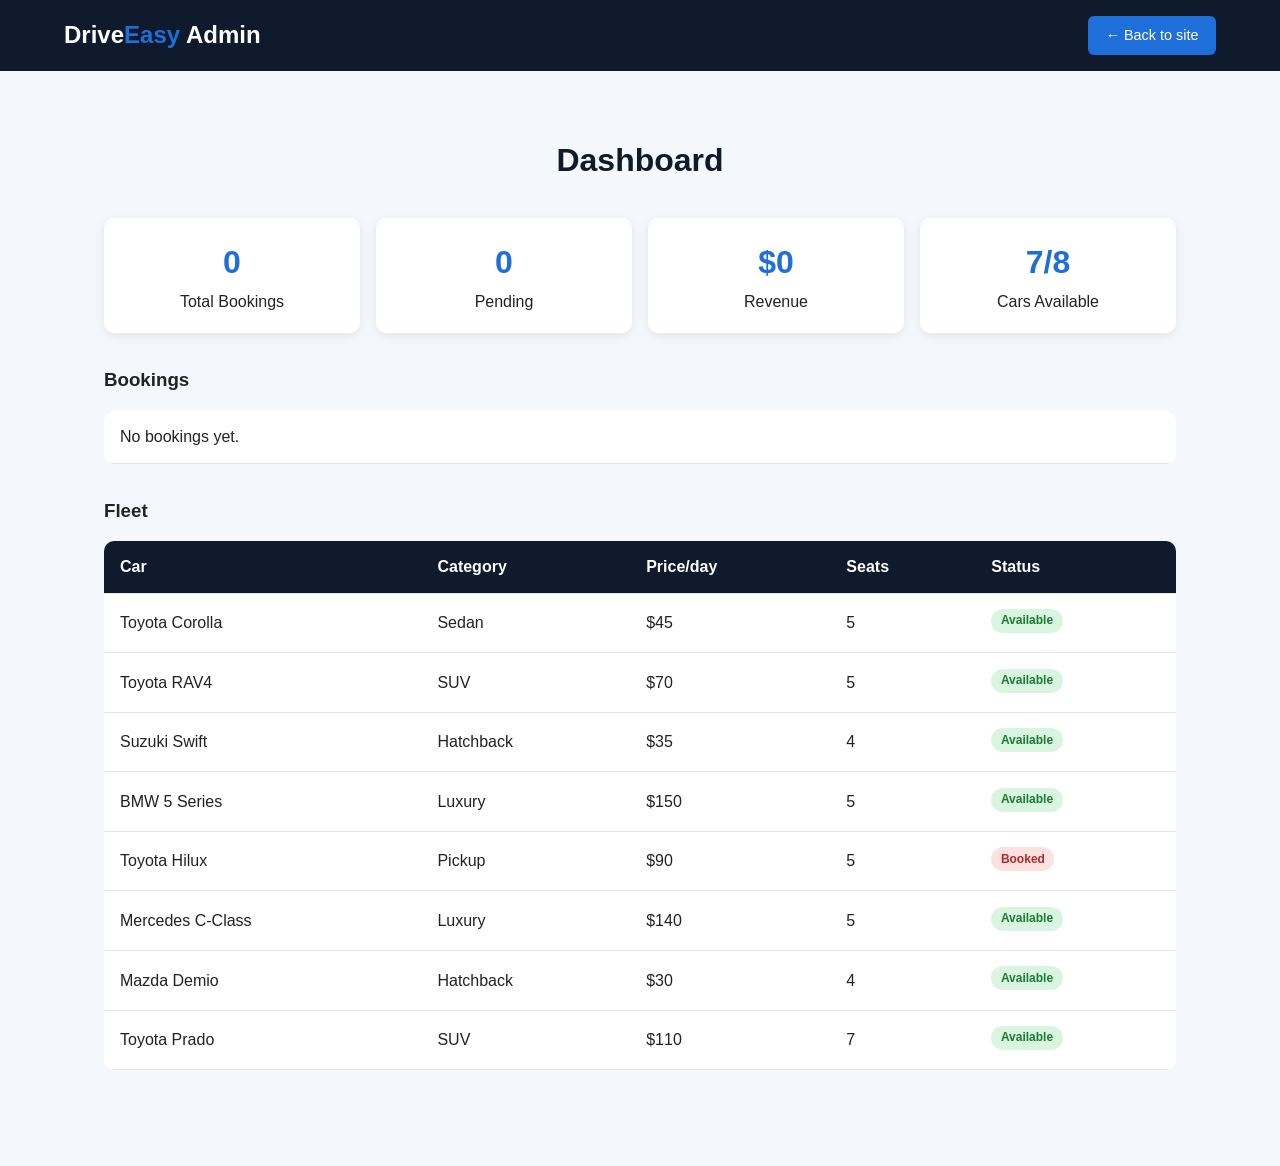
<file: admin.html>
<!DOCTYPE html>
<html lang="en">
<head>
  <meta charset="UTF-8" />
  <meta name="viewport" content="width=device-width, initial-scale=1.0" />
  <title>Admin Dashboard | DriveEasy</title>
  <link rel="stylesheet" href="css/style.css" />
</head>
<body>
  <header class="navbar">
    <a href="index.html" class="logo">Drive<span>Easy</span> Admin</a>
    <a href="index.html" class="btn btn-small">← Back to site</a>
  </header>

  <main class="section">
    <h2>Dashboard</h2>
    <div class="stats" id="stats"></div>

    <h3 class="admin-h">Bookings</h3>
    <div class="table-wrap"><table id="bookingTable"></table></div>

    <h3 class="admin-h">Fleet</h3>
    <div class="table-wrap"><table id="fleetTable"></table></div>
  </main>

  <script src="js/data.js"></script>
  <script src="js/admin.js"></script>
</body>
</html>
</file>
<file: css/style.css>
:root {
  --dark: #0f1b2d;
  --blue: #1e6fd9;
  --light: #f4f7fb;
  --text: #222;
}

* { box-sizing: border-box; margin: 0; padding: 0; }
html { scroll-behavior: smooth; }
body { font-family: "Segoe UI", Arial, sans-serif; color: var(--text); background: var(--light); line-height: 1.6; }
img { max-width: 100%; display: block; }

/* Navbar */
.navbar { position: sticky; top: 0; z-index: 10; display: flex; justify-content: space-between; align-items: center; padding: 1rem 5%; background: var(--dark); }
.logo { color: #fff; font-size: 1.5rem; font-weight: 700; text-decoration: none; }
.logo span { color: var(--blue); }
nav a { color: #fff; text-decoration: none; margin-left: 1.5rem; }
nav a:hover { color: var(--blue); }
.menu-toggle { display: none; background: none; border: none; color: #fff; font-size: 1.6rem; cursor: pointer; }

/* Hero */
.hero { min-height: 90vh; display: flex; align-items: center; justify-content: center; text-align: center; padding: 2rem; color: #fff;
  background: linear-gradient(rgba(15,27,45,.7), rgba(15,27,45,.7)), url("../images/hero.jpg") center/cover; }
.hero h1 { font-size: clamp(2rem, 5vw, 3.5rem); margin-bottom: 1rem; }
.hero p { max-width: 540px; margin: 0 auto 1.5rem; }

/* Buttons */
.btn { display: inline-block; padding: .8rem 1.6rem; background: var(--blue); color: #fff; border: none; border-radius: 6px; text-decoration: none; cursor: pointer; font-size: 1rem; margin: .3rem; }
.btn:hover { background: #1558b0; }
.btn:disabled { background: #aaa; cursor: not-allowed; }
.btn-outline { background: transparent; border: 2px solid #fff; }
.btn-small { padding: .5rem 1.1rem; font-size: .9rem; margin: 0; }

/* Sections */
.section { padding: 4rem 5%; max-width: 1200px; margin: auto; }
.section h2 { text-align: center; font-size: 2rem; color: var(--dark); margin-bottom: 2rem; }

/* About features */
.features { display: grid; grid-template-columns: repeat(auto-fit, minmax(240px, 1fr)); gap: 1.5rem; }
.feature { background: #fff; padding: 1.5rem; border-radius: 10px; text-align: center; box-shadow: 0 3px 10px rgba(0,0,0,.08); }
.feature h3 { margin-bottom: .5rem; color: var(--dark); }

/* Filters */
.filters { display: flex; flex-wrap: wrap; gap: .8rem; justify-content: center; margin-bottom: 1rem; }
.filters input, .filters select { padding: .7rem; border: 1px solid #bbb; border-radius: 6px; font-size: 1rem; min-width: 200px; }
.result-count { text-align: center; margin-bottom: 1.5rem; color: #555; }

/* Car cards */
.car-grid { display: grid; grid-template-columns: repeat(auto-fit, minmax(260px, 1fr)); gap: 1.5rem; }
.card { background: #fff; border-radius: 10px; overflow: hidden; box-shadow: 0 3px 10px rgba(0,0,0,.1); transition: transform .2s; }
.card:hover { transform: translateY(-5px); }
.card img { height: 190px; width: 100%; object-fit: cover; }
.card-body { padding: 1rem; }
.meta { color: #666; font-size: .9rem; margin: .2rem 0; }
.price { font-size: 1.3rem; font-weight: 700; color: var(--blue); margin: .5rem 0; }
.price small { font-weight: 400; color: #666; font-size: .85rem; }
.badge { display: inline-block; padding: .15rem .6rem; border-radius: 12px; font-size: .75rem; font-weight: 600; margin-bottom: .4rem; }
.badge.ok { background: #d9f5e0; color: #1b7a34; }
.badge.no { background: #fde0e0; color: #b02a2a; }
.empty { grid-column: 1 / -1; text-align: center; color: #777; padding: 2rem; }

/* Form */
form { max-width: 540px; margin: auto; display: flex; flex-direction: column; gap: .4rem; background: #fff; padding: 2rem; border-radius: 10px; box-shadow: 0 3px 10px rgba(0,0,0,.08); }
input, select { padding: .7rem; border: 1px solid #bbb; border-radius: 6px; font-size: 1rem; font-family: inherit; }
.error { color: #c0392b; min-height: 1rem; }
.total { font-weight: 700; color: var(--dark); }
.success { color: #2e7d32; font-weight: 600; margin-top: .5rem; }

/* Footer */
.footer { background: var(--dark); color: #fff; text-align: center; padding: 2rem 5%; }
.footer a { color: var(--blue); text-decoration: none; }
.footer p { margin: .4rem 0; }

/* Tablet & mobile */
@media (max-width: 768px) {
  .menu-toggle { display: block; }
  nav { display: none; position: absolute; top: 100%; left: 0; right: 0; background: var(--dark); flex-direction: column; padding: 1rem 5%; }
  nav.open { display: flex; }
  nav a { margin: .6rem 0; }
  .filters input, .filters select { width: 100%; }
}
/* ===== Shared variables + buttons ===== */
:root { --card: #fff; --muted: #666; }
.icon-btn { background: none; border: none; font-size: 1.3rem; cursor: pointer; margin-left: 1.2rem; }
nav .btn { margin-left: 1.2rem; }
.btn-ghost { background: transparent; color: var(--blue); border: 2px solid var(--blue); margin-left: .4rem; }
.btn-ghost:hover { background: var(--blue); color: #fff; }

/* ===== Booking history ===== */
.history-item { background: var(--card); padding: 1rem 1.2rem; border-radius: 10px; box-shadow: 0 3px 10px rgba(0,0,0,.08); margin-bottom: 1rem; display: flex; justify-content: space-between; flex-wrap: wrap; gap: .5rem; }
.status { padding: .15rem .7rem; border-radius: 12px; font-size: .8rem; font-weight: 600; background: #fff3cd; color: #8a6d00; }
.status.Confirmed { background: #d9f5e0; color: #1b7a34; }
.status.Cancelled { background: #fde0e0; color: #b02a2a; }

@media (max-width: 768px) {
  nav .btn, .icon-btn { margin: .6rem 0 0; align-self: flex-start; }
}
/* ===== Dark mode ===== */
body.dark {
  --light: #0b1220;
  --text: #e6e9ef;
  --card: #16213a;
  --dark: #050a14;
  --muted: #a0a8b8;
}
body.dark .section h2,
body.dark .feature h3,
body.dark .total { color: var(--text); }
body.dark input, body.dark select, body.dark textarea {
  background: #0f1930; color: var(--text); border-color: #33415f;
}
body.dark .result-count, body.dark .price small { color: var(--muted); }
body, .card, .feature, form { transition: background .3s, color .3s; }
/* ===== Popup (modal) ===== */
.modal { position: fixed; inset: 0; background: rgba(0,0,0,.6); display: none; align-items: center; justify-content: center; padding: 1rem; z-index: 100; }
.modal.show { display: flex; }
.modal-box { background: var(--card); color: var(--text); border-radius: 12px; padding: 2rem; width: 100%; max-width: 460px; position: relative; max-height: 90vh; overflow: auto; animation: pop .25s ease; }
.modal-box img { height: 200px; width: 100%; object-fit: cover; border-radius: 8px; margin-bottom: 1rem; }
.modal-close { position: absolute; top: .4rem; right: 1rem; background: none; border: none; font-size: 2rem; cursor: pointer; color: var(--text); }
.modal-box ul { margin: 1rem 0 1.2rem 1.2rem; }
.modal form { padding: 0; box-shadow: none; background: none; }
.switch { margin-top: 1rem; text-align: center; }
.switch a { color: var(--blue); }
@keyframes pop { from { opacity: 0; transform: scale(.92); } to { opacity: 1; transform: none; } }
/* ===== Animations ===== */
.reveal { opacity: 0; transform: translateY(30px); transition: opacity .7s ease, transform .7s ease; }
.reveal.visible { opacity: 1; transform: none; }

.hero-content { animation: fadeUp 1s ease both; }
@keyframes fadeUp { from { opacity: 0; transform: translateY(30px); } to { opacity: 1; transform: none; } }

.btn { transition: background .2s, transform .2s; }
.btn:hover:not(:disabled) { transform: translateY(-2px); }

@media (prefers-reduced-motion: reduce) {
  .reveal, .hero-content, .modal-box { animation: none; transition: none; }
}
/* ===== Admin dashboard ===== */
.stats { display: grid; grid-template-columns: repeat(auto-fit, minmax(180px, 1fr)); gap: 1rem; margin-bottom: 2rem; }
.stat { background: var(--card); padding: 1.2rem; border-radius: 10px; text-align: center; box-shadow: 0 3px 10px rgba(0,0,0,.08); }
.stat span { display: block; font-size: 2rem; font-weight: 700; color: var(--blue); }
.table-wrap { overflow-x: auto; margin-bottom: 2rem; }
table { width: 100%; border-collapse: collapse; background: var(--card); border-radius: 10px; overflow: hidden; }
th, td { padding: .8rem 1rem; text-align: left; border-bottom: 1px solid rgba(128,128,128,.2); }
th { background: var(--dark); color: #fff; }
.admin-h { margin: 1rem 0; color: var(--text); }
/* ===== Dark mode ===== */
body.dark {
  --light: #0b1220;
  --text: #e6e9ef;
  --card: #16213a;
  --dark: #050a14;
  --muted: #a0a8b8;
}
body.dark .section h2,
body.dark .feature h3,
body.dark .total,
body.dark .admin-h { color: var(--text); }
body.dark input, body.dark select, body.dark textarea {
  background: #0f1930; color: var(--text); border-color: #33415f;
}
body.dark .result-count, body.dark .price small { color: var(--muted); }
body.dark .badge.ok { background: #14532d; color: #bbf7d0; }
body.dark .badge.no { background: #5b1a1a; color: #fecaca; }
body, .card, .feature, form, .history-item, .stat {
  transition: background .3s, color .3s;
}

/* ===== Popup (modal) ===== */
.modal { position: fixed; inset: 0; background: rgba(0,0,0,.6); backdrop-filter: blur(3px); display: none; align-items: center; justify-content: center; padding: 1rem; z-index: 100; }
.modal.show { display: flex; animation: fadeIn .2s ease; }
.modal-box { background: var(--card); color: var(--text); border-radius: 14px; padding: 2rem; width: 100%; max-width: 440px; position: relative; max-height: 90vh; overflow: auto; animation: pop .3s ease; }
.modal-box img { height: 200px; width: 100%; object-fit: cover; border-radius: 8px; margin-bottom: 1rem; }
.modal-close { position: absolute; top: .4rem; right: 1rem; background: none; border: none; font-size: 2rem; cursor: pointer; color: var(--text); }
.modal-box ul { margin: 1rem 0 1.2rem 1.2rem; }
.modal form { padding: 0; box-shadow: none; background: none; max-width: 100%; }

/* ===== Login / signup ===== */
.auth { text-align: center; }
.auth-icon { font-size: 2.6rem; animation: bounceIn .6s ease; }
.auth h3 { margin: .3rem 0; }
.auth-sub { color: var(--muted); margin-bottom: 1rem; font-size: .95rem; }
.auth form { text-align: left; }
.auth form > * { animation: slideUp .4s ease both; }
.auth form > *:nth-child(1) { animation-delay: .05s; }
.auth form > *:nth-child(2) { animation-delay: .10s; }
.auth form > *:nth-child(3) { animation-delay: .15s; }
.auth form > *:nth-child(4) { animation-delay: .20s; }
.auth form > *:nth-child(5) { animation-delay: .25s; }
.auth form > *:nth-child(6) { animation-delay: .30s; }
.auth form .btn { width: 100%; margin: .6rem 0 0; }
.pass-wrap { position: relative; display: flex; }
.pass-wrap input { width: 100%; padding-right: 2.8rem; }
.show-pass { position: absolute; right: .5rem; top: 50%; transform: translateY(-50%); background: none; border: none; cursor: pointer; font-size: 1.1rem; }
.switch { margin-top: 1rem; text-align: center; }
.switch a { color: var(--blue); }
.modal-box.shake { animation: shake .4s ease; }

.success-view { padding: 1.5rem 0; }
.checkmark { width: 70px; height: 70px; line-height: 70px; margin: 0 auto 1rem; border-radius: 50%; background: #2e7d32; color: #fff; font-size: 2.2rem; animation: bounceIn .5s ease; }

/* ===== Animations ===== */
.reveal { opacity: 0; transform: translateY(30px); transition: opacity .7s ease, transform .7s ease; }
.reveal.visible { opacity: 1; transform: none; }

.hero-content { animation: fadeUp 1s ease both; }
.btn { transition: background .2s, transform .2s; }
.btn:hover:not(:disabled) { transform: translateY(-2px); }

@keyframes fadeIn   { from { opacity: 0; } to { opacity: 1; } }
@keyframes fadeUp   { from { opacity: 0; transform: translateY(30px); } to { opacity: 1; transform: none; } }
@keyframes slideUp  { from { opacity: 0; transform: translateY(15px); } to { opacity: 1; transform: none; } }
@keyframes pop      { from { opacity: 0; transform: scale(.92); } to { opacity: 1; transform: none; } }
@keyframes bounceIn { 0% { transform: scale(0); } 60% { transform: scale(1.2); } 100% { transform: scale(1); } }
@keyframes shake    { 0%,100% { transform: translateX(0); } 20%,60% { transform: translateX(-8px); } 40%,80% { transform: translateX(8px); } }

@media (prefers-reduced-motion: reduce) {
  *, *::before, *::after { animation: none !important; transition: none !important; }
  .reveal { opacity: 1; transform: none; }
}
</file>
